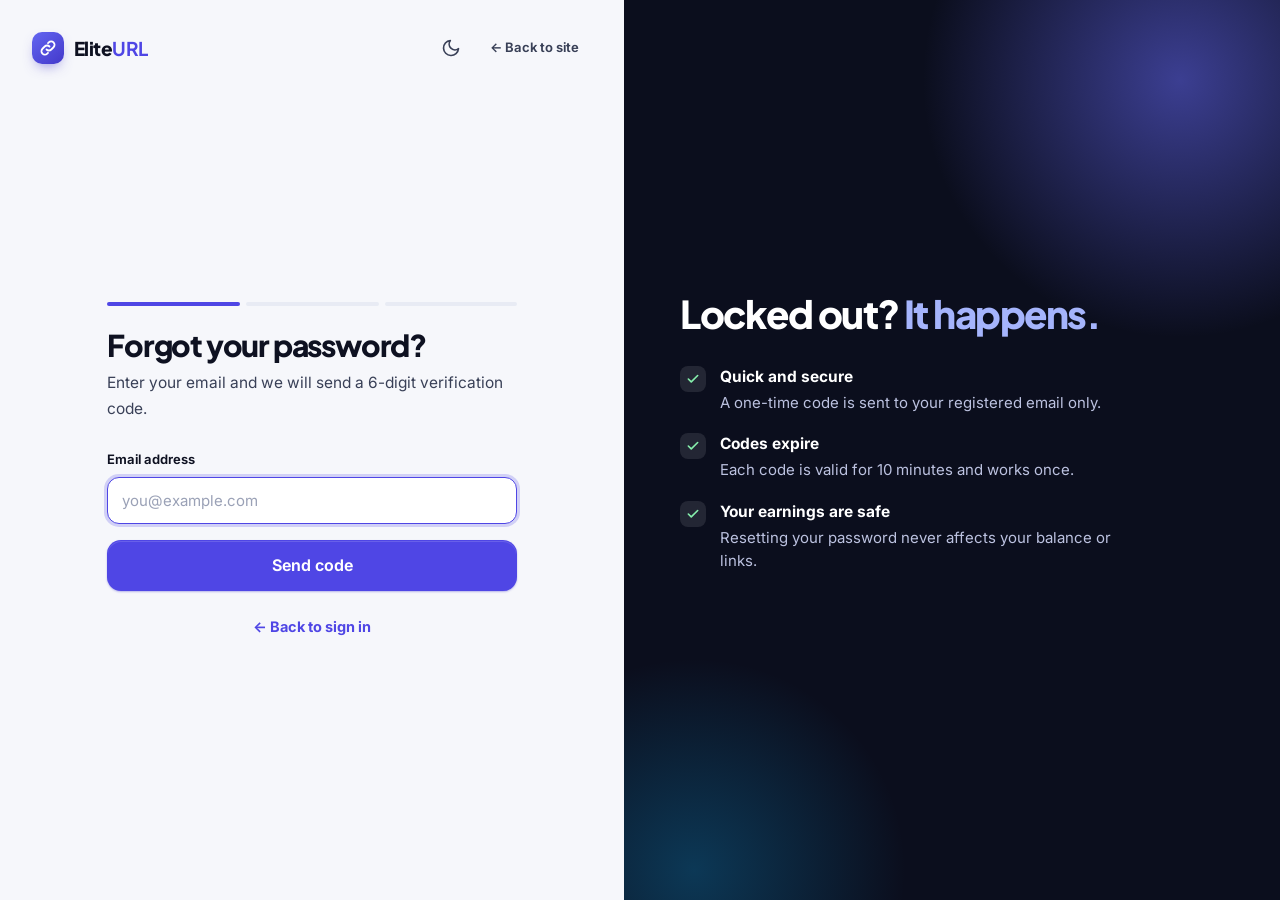
<file: forgot.html>
<!doctype html>
<html lang="en" class="no-js">
<head>
<meta charset="utf-8">
<meta name="viewport" content="width=device-width,initial-scale=1,viewport-fit=cover">
<title>Reset your password — EliteURL</title>
<meta name="description" content="Reset your EliteURL password with a 6-digit verification code.">
<meta name="robots" content="noindex,nofollow">
<meta name="theme-color" content="#4f46e5">
<meta name="color-scheme" content="light dark">
<link rel="icon" href="/favicon.svg" type="image/svg+xml">
<link rel="icon" href="/assets/icon-192.png" sizes="192x192" type="image/png">
<link rel="apple-touch-icon" href="/assets/apple-touch-icon.png">
<link rel="manifest" href="/site.webmanifest">
<script>try{var t=localStorage.getItem("eu-theme");if(t)document.documentElement.setAttribute("data-theme",t)}catch(e){}</script>
<link rel="preconnect" href="https://fonts.googleapis.com">
<link rel="preconnect" href="https://fonts.gstatic.com" crossorigin>
<link rel="stylesheet" href="https://fonts.googleapis.com/css2?family=Inter:wght@400;500;600;700&family=Plus+Jakarta+Sans:wght@600;700;800&display=swap">
<link rel="stylesheet" href="/assets/app.css?v=3.6">
<meta property="og:type" content="website">
<meta property="og:site_name" content="EliteURL">
<meta property="og:locale" content="en_IN">
<meta property="og:title" content="Forgot password — EliteURL">
<meta property="og:description" content="Reset your EliteURL password with a 6-digit code sent to your email.">
<meta property="og:image" content="https://eliteofficial.in/assets/og-image.jpg">
<meta property="og:image:width" content="1200">
<meta property="og:image:height" content="630">
<meta name="twitter:card" content="summary_large_image">
<meta name="twitter:title" content="Forgot password — EliteURL">
<meta name="twitter:description" content="Reset your EliteURL password with a 6-digit code sent to your email.">
<meta name="twitter:image" content="https://eliteofficial.in/assets/og-image.jpg">
</head>
<body>
<div class="auth">
<main class="auth-main" id="main">
<div class="auth-top"><a class="brand" href="/" aria-label="EliteURL home"><span class="mark"><svg viewBox="0 0 24 24"><path d="M10 14a4.5 4.5 0 0 0 6.4 0l3-3a4.5 4.5 0 0 0-6.4-6.4l-1 1"/><path d="M14 10a4.5 4.5 0 0 0-6.4 0l-3 3a4.5 4.5 0 0 0 6.4 6.4l1-1"/></svg></span><span>Elite<b>URL</b></span></a><div style="display:flex;gap:6px;align-items:center"><button class="icon-btn theme-btn" type="button" aria-label="Toggle dark mode"><svg class="i-sun" viewBox="0 0 24 24"><circle cx="12" cy="12" r="4"/><path d="M12 2v2M12 20v2M4.9 4.9l1.4 1.4M17.7 17.7l1.4 1.4M2 12h2M20 12h2M4.9 19.1l1.4-1.4M17.7 6.3l1.4-1.4"/></svg><svg class="i-moon" viewBox="0 0 24 24"><path d="M21 12.8A9 9 0 1 1 11.2 3a7 7 0 0 0 9.8 9.8z"/></svg></button><a class="btn btn-ghost btn-sm" href="/">← Back to site</a></div></div>
<div class="auth-center"><div class="auth-card"><div class="steps-ind" aria-hidden="true"><i class="on" id="si1"></i><i id="si2"></i><i id="si3"></i></div>
<div id="step1">
  <h1>Forgot your password?</h1><p class="sub">Enter your email and we will send a 6-digit verification code.</p>
  <form id="f1" novalidate>
    <div class="field"><label for="email">Email address</label><input class="input" id="email" type="email" autocomplete="email" inputmode="email" placeholder="you@example.com" required autofocus></div>
    <button class="btn btn-primary btn-lg btn-block" id="b1" type="submit">Send code</button>
  </form>
</div>
<div id="step2" class="hide">
  <h1>Enter your code</h1><p class="sub">We sent a 6-digit code to <b id="sentto"></b>. It expires in 10 minutes.</p>
  <form id="f2" novalidate>
    <div class="field"><label for="code">Verification code</label><div class="otp-row"><input class="input" id="code" inputmode="numeric" maxlength="6" placeholder="······" autocomplete="one-time-code" aria-label="6-digit code"></div></div>
    <button class="btn btn-primary btn-lg btn-block" id="b2" type="submit">Verify code</button>
  </form>
  <p class="auth-alt" style="margin-top:18px"><button class="btn btn-ghost btn-sm" id="resend" type="button">Send a new code</button></p>
</div>
<div id="step3" class="hide">
  <h1>Choose a new password</h1><p class="sub">Code verified. Pick a strong password for your account.</p>
  <form id="f3" novalidate>
    
<div class="field"><label for="password">New password</label>
  <div class="input-group"><input class="input" id="password" type="password" autocomplete="new-password" placeholder="At least 8 characters" required ><button class="tgl" type="button" data-toggle="password" aria-label="Show password">Show</button></div>
</div>
    <button class="btn btn-primary btn-lg btn-block" id="b3" type="submit">Reset password</button>
  </form>
</div>
<div class="alert" id="msg" role="alert"></div>
<p class="auth-alt"><a href="/login">← Back to sign in</a></p></div></div>
</main>
<aside class="auth-side" aria-hidden="true"><div><h2>Locked out? <em>It happens.</em></h2><ul class="auth-points"><li><span class="t"><svg viewBox="0 0 24 24"><path d="M20 6 9 17l-5-5"/></svg></span><div><b>Quick and secure</b>A one-time code is sent to your registered email only.</div></li><li><span class="t"><svg viewBox="0 0 24 24"><path d="M20 6 9 17l-5-5"/></svg></span><div><b>Codes expire</b>Each code is valid for 10 minutes and works once.</div></li><li><span class="t"><svg viewBox="0 0 24 24"><path d="M20 6 9 17l-5-5"/></svg></span><div><b>Your earnings are safe</b>Resetting your password never affects your balance or links.</div></li></ul></div></aside>
</div>
<script src="/assets/app.js?v=3.6" defer></script>
<script src="/assets/auth.js?v=3.6" defer></script>
</body>
</html>
</file>
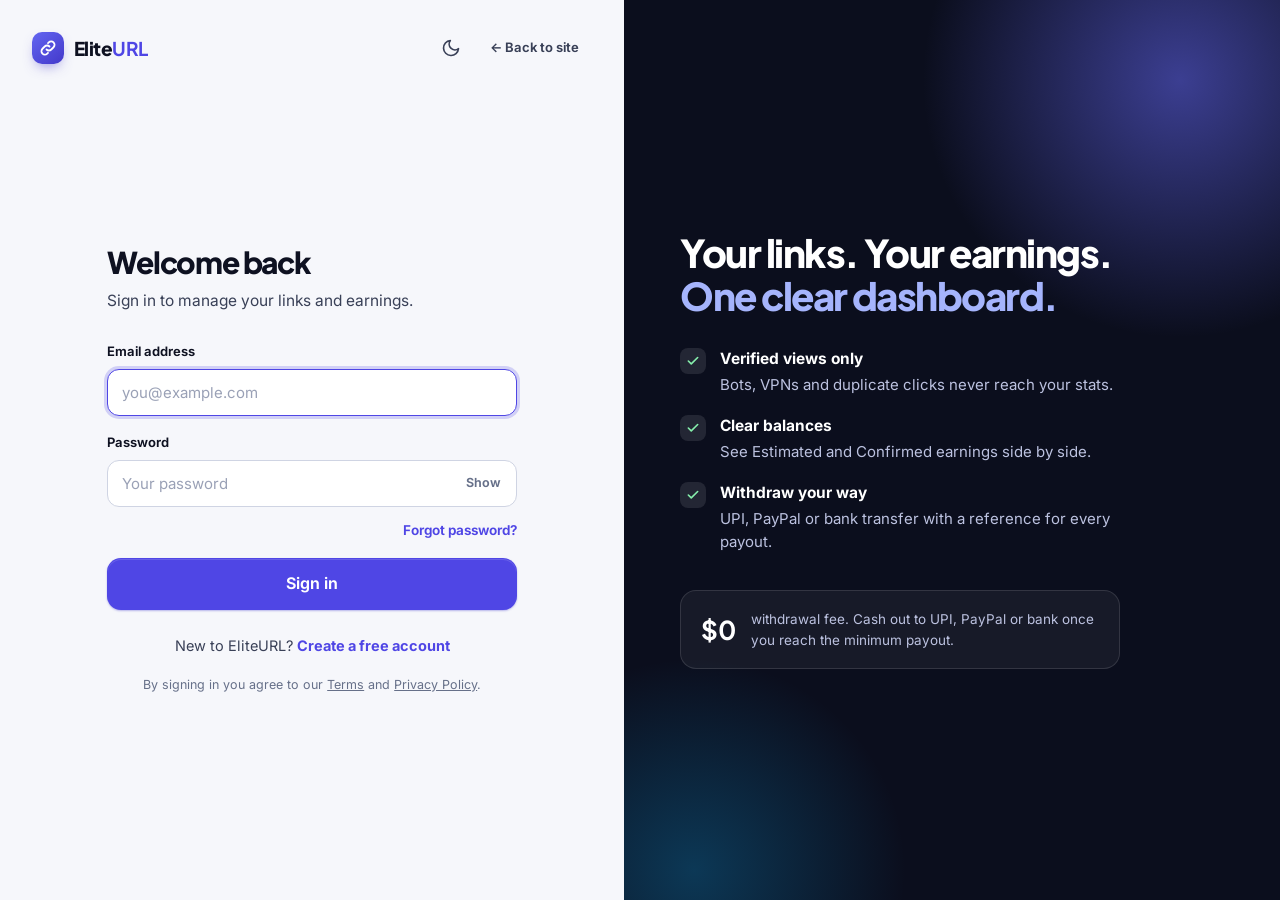
<file: login.html>
<!doctype html>
<html lang="en" class="no-js">
<head>
<meta charset="utf-8">
<meta name="viewport" content="width=device-width,initial-scale=1,viewport-fit=cover">
<title>Sign in — EliteURL</title>
<meta name="description" content="Sign in to your EliteURL account to manage short links, track verified views and withdraw your earnings.">
<meta name="robots" content="noindex,nofollow">
<meta name="theme-color" content="#4f46e5">
<meta name="color-scheme" content="light dark">
<link rel="icon" href="/favicon.svg" type="image/svg+xml">
<link rel="icon" href="/assets/icon-192.png" sizes="192x192" type="image/png">
<link rel="apple-touch-icon" href="/assets/apple-touch-icon.png">
<link rel="manifest" href="/site.webmanifest">
<script>try{var t=localStorage.getItem("eu-theme");if(t)document.documentElement.setAttribute("data-theme",t)}catch(e){}</script>
<link rel="preconnect" href="https://fonts.googleapis.com">
<link rel="preconnect" href="https://fonts.gstatic.com" crossorigin>
<link rel="stylesheet" href="https://fonts.googleapis.com/css2?family=Inter:wght@400;500;600;700&family=Plus+Jakarta+Sans:wght@600;700;800&display=swap">
<link rel="stylesheet" href="/assets/app.css?v=3.6">
<meta property="og:type" content="website">
<meta property="og:site_name" content="EliteURL">
<meta property="og:locale" content="en_IN">
<meta property="og:title" content="Sign in — EliteURL">
<meta property="og:description" content="Sign in to your EliteURL account to manage your links and earnings.">
<meta property="og:image" content="https://eliteofficial.in/assets/og-image.jpg">
<meta property="og:image:width" content="1200">
<meta property="og:image:height" content="630">
<meta name="twitter:card" content="summary_large_image">
<meta name="twitter:title" content="Sign in — EliteURL">
<meta name="twitter:description" content="Sign in to your EliteURL account to manage your links and earnings.">
<meta name="twitter:image" content="https://eliteofficial.in/assets/og-image.jpg">
</head>
<body>
<div class="auth">
<main class="auth-main" id="main">
<div class="auth-top"><a class="brand" href="/" aria-label="EliteURL home"><span class="mark"><svg viewBox="0 0 24 24"><path d="M10 14a4.5 4.5 0 0 0 6.4 0l3-3a4.5 4.5 0 0 0-6.4-6.4l-1 1"/><path d="M14 10a4.5 4.5 0 0 0-6.4 0l-3 3a4.5 4.5 0 0 0 6.4 6.4l1-1"/></svg></span><span>Elite<b>URL</b></span></a><div style="display:flex;gap:6px;align-items:center"><button class="icon-btn theme-btn" type="button" aria-label="Toggle dark mode"><svg class="i-sun" viewBox="0 0 24 24"><circle cx="12" cy="12" r="4"/><path d="M12 2v2M12 20v2M4.9 4.9l1.4 1.4M17.7 17.7l1.4 1.4M2 12h2M20 12h2M4.9 19.1l1.4-1.4M17.7 6.3l1.4-1.4"/></svg><svg class="i-moon" viewBox="0 0 24 24"><path d="M21 12.8A9 9 0 1 1 11.2 3a7 7 0 0 0 9.8 9.8z"/></svg></button><a class="btn btn-ghost btn-sm" href="/">← Back to site</a></div></div>
<div class="auth-center"><div class="auth-card"><h1>Welcome back</h1><p class="sub">Sign in to manage your links and earnings.</p>
<form id="login-form" data-form="login" novalidate>
  <div class="field"><label for="email">Email address</label><input class="input" id="email" type="email" autocomplete="email" inputmode="email" placeholder="you@example.com" required autofocus></div>
  
<div class="field"><label for="password">Password</label>
  <div class="input-group"><input class="input" id="password" type="password" autocomplete="current-password" placeholder="Your password" required ><button class="tgl" type="button" data-toggle="password" aria-label="Show password">Show</button></div>
</div>
  <div style="text-align:right;margin:-6px 0 16px"><a href="/forgot" style="font-size:13.5px;font-weight:650">Forgot password?</a></div>
  <button class="btn btn-primary btn-lg btn-block" id="btn" type="submit">Sign in</button>
  <div class="alert" id="msg" role="alert"></div>
</form>
<p class="auth-alt">New to EliteURL? <a href="/register">Create a free account</a></p>
<p class="auth-legal">By signing in you agree to our <a href="/terms">Terms</a> and <a href="/privacy">Privacy Policy</a>.</p></div></div>
</main>
<aside class="auth-side" aria-hidden="true"><div><h2>Your links. Your earnings. <em>One clear dashboard.</em></h2><ul class="auth-points"><li><span class="t"><svg viewBox="0 0 24 24"><path d="M20 6 9 17l-5-5"/></svg></span><div><b>Verified views only</b>Bots, VPNs and duplicate clicks never reach your stats.</div></li><li><span class="t"><svg viewBox="0 0 24 24"><path d="M20 6 9 17l-5-5"/></svg></span><div><b>Clear balances</b>See Estimated and Confirmed earnings side by side.</div></li><li><span class="t"><svg viewBox="0 0 24 24"><path d="M20 6 9 17l-5-5"/></svg></span><div><b>Withdraw your way</b>UPI, PayPal or bank transfer with a reference for every payout.</div></li></ul><div class="auth-mini"><b>$0</b><span>withdrawal fee. Cash out to UPI, PayPal or bank once you reach the minimum payout.</span></div></div></aside>
</div>
<script src="/assets/app.js?v=3.6" defer></script>
<script src="/assets/auth.js?v=3.6" defer></script>
</body>
</html>
</file>
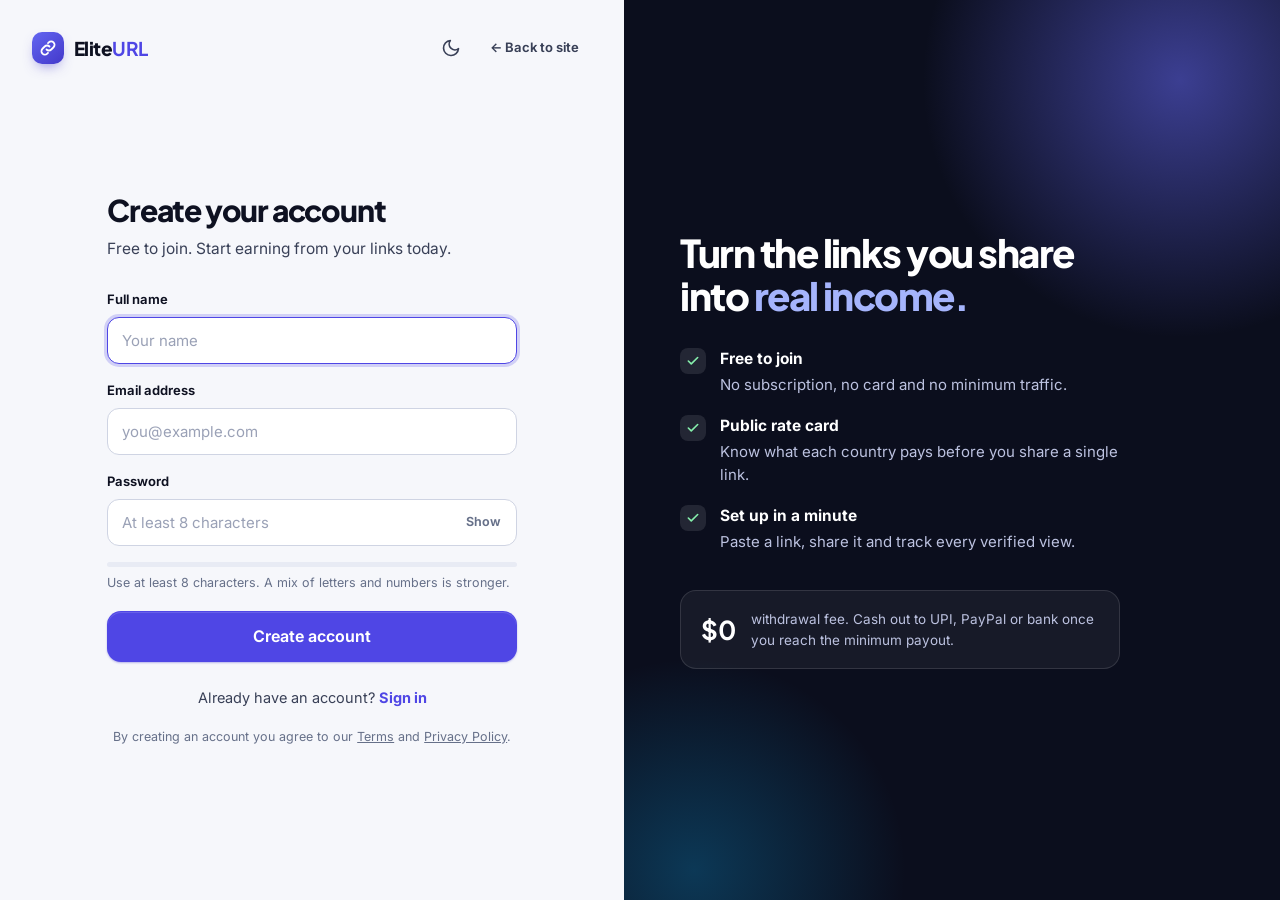
<file: register.html>
<!doctype html>
<html lang="en" class="no-js">
<head>
<meta charset="utf-8">
<meta name="viewport" content="width=device-width,initial-scale=1,viewport-fit=cover">
<title>Create a free account — EliteURL</title>
<meta name="description" content="Join EliteURL for free. Shorten links, earn from every verified view and withdraw to UPI, PayPal or bank.">
<meta name="robots" content="index,follow,max-image-preview:large,max-snippet:-1">
<link rel="canonical" href="https://eliteofficial.in/register">
<meta name="theme-color" content="#4f46e5">
<meta name="color-scheme" content="light dark">
<link rel="icon" href="/favicon.svg" type="image/svg+xml">
<link rel="icon" href="/assets/icon-192.png" sizes="192x192" type="image/png">
<link rel="apple-touch-icon" href="/assets/apple-touch-icon.png">
<link rel="manifest" href="/site.webmanifest">
<meta property="og:type" content="website">
<meta property="og:site_name" content="EliteURL">
<meta property="og:locale" content="en_IN">
<meta property="og:url" content="https://eliteofficial.in/register">
<meta property="og:title" content="Create a free account — EliteURL">
<meta property="og:description" content="Join EliteURL for free. Shorten links, earn from every verified view and withdraw to UPI, PayPal or bank.">
<meta property="og:image" content="https://eliteofficial.in/assets/og-image.jpg">
<meta property="og:image:width" content="1200">
<meta property="og:image:height" content="630">
<meta property="og:image:alt" content="EliteURL — shorten links and get paid for every verified view">
<meta name="twitter:card" content="summary_large_image">
<meta name="twitter:title" content="Create a free account — EliteURL">
<meta name="twitter:description" content="Join EliteURL for free. Shorten links, earn from every verified view and withdraw to UPI, PayPal or bank.">
<meta name="twitter:image" content="https://eliteofficial.in/assets/og-image.jpg">
<script>try{var t=localStorage.getItem("eu-theme");if(t)document.documentElement.setAttribute("data-theme",t)}catch(e){}</script>
<link rel="preconnect" href="https://fonts.googleapis.com">
<link rel="preconnect" href="https://fonts.gstatic.com" crossorigin>
<link rel="stylesheet" href="https://fonts.googleapis.com/css2?family=Inter:wght@400;500;600;700&family=Plus+Jakarta+Sans:wght@600;700;800&display=swap">
<link rel="stylesheet" href="/assets/app.css?v=3.6">
</head>
<body>
<div class="auth">
<main class="auth-main" id="main">
<div class="auth-top"><a class="brand" href="/" aria-label="EliteURL home"><span class="mark"><svg viewBox="0 0 24 24"><path d="M10 14a4.5 4.5 0 0 0 6.4 0l3-3a4.5 4.5 0 0 0-6.4-6.4l-1 1"/><path d="M14 10a4.5 4.5 0 0 0-6.4 0l-3 3a4.5 4.5 0 0 0 6.4 6.4l1-1"/></svg></span><span>Elite<b>URL</b></span></a><div style="display:flex;gap:6px;align-items:center"><button class="icon-btn theme-btn" type="button" aria-label="Toggle dark mode"><svg class="i-sun" viewBox="0 0 24 24"><circle cx="12" cy="12" r="4"/><path d="M12 2v2M12 20v2M4.9 4.9l1.4 1.4M17.7 17.7l1.4 1.4M2 12h2M20 12h2M4.9 19.1l1.4-1.4M17.7 6.3l1.4-1.4"/></svg><svg class="i-moon" viewBox="0 0 24 24"><path d="M21 12.8A9 9 0 1 1 11.2 3a7 7 0 0 0 9.8 9.8z"/></svg></button><a class="btn btn-ghost btn-sm" href="/">← Back to site</a></div></div>
<div class="auth-center"><div class="auth-card"><h1>Create your account</h1><p class="sub">Free to join. Start earning from your links today.</p>
<div class="alert info" id="pending-note" role="status">Your link is saved. Create your free account and we will shorten it for you.</div>
<form id="register-form" data-form="register" novalidate>
  <div class="field"><label for="name">Full name</label><input class="input" id="name" autocomplete="name" placeholder="Your name" required autofocus></div>
  <div class="field"><label for="email">Email address</label><input class="input" id="email" type="email" autocomplete="email" inputmode="email" placeholder="you@example.com" required></div>
  
<div class="field"><label for="password">Password</label>
  <div class="input-group"><input class="input" id="password" type="password" autocomplete="new-password" placeholder="At least 8 characters" required ><button class="tgl" type="button" data-toggle="password" aria-label="Show password">Show</button></div>
</div>
  <div class="field" id="ref-field" style="display:none">
    <label for="ref">Referral code</label>
    <input class="input" id="ref" readonly style="background:#f1f2f7;color:#5b6076;font-weight:700">
    <div class="hint muted" id="ref-hint" style="font-size:12.5px;margin:6px 0 0"></div>
  </div>
  <div class="pw-meter" aria-hidden="true"><i id="pw-bar"></i></div>
  <div class="hint muted" id="pw-hint" style="font-size:12.5px;margin:6px 0 18px">Use at least 8 characters. A mix of letters and numbers is stronger.</div>
  <button class="btn btn-primary btn-lg btn-block" id="btn" type="submit">Create account</button>
  <div class="alert" id="msg" role="alert"></div>
</form>
<p class="auth-alt">Already have an account? <a href="/login">Sign in</a></p>
<p class="auth-legal">By creating an account you agree to our <a href="/terms">Terms</a> and <a href="/privacy">Privacy Policy</a>.</p></div></div>
</main>
<aside class="auth-side" aria-hidden="true"><div><h2>Turn the links you share into <em>real income.</em></h2><ul class="auth-points"><li><span class="t"><svg viewBox="0 0 24 24"><path d="M20 6 9 17l-5-5"/></svg></span><div><b>Free to join</b>No subscription, no card and no minimum traffic.</div></li><li><span class="t"><svg viewBox="0 0 24 24"><path d="M20 6 9 17l-5-5"/></svg></span><div><b>Public rate card</b>Know what each country pays before you share a single link.</div></li><li><span class="t"><svg viewBox="0 0 24 24"><path d="M20 6 9 17l-5-5"/></svg></span><div><b>Set up in a minute</b>Paste a link, share it and track every verified view.</div></li></ul><div class="auth-mini"><b>$0</b><span>withdrawal fee. Cash out to UPI, PayPal or bank once you reach the minimum payout.</span></div></div></aside>
</div>
<script src="/assets/app.js?v=3.6" defer></script>
<script src="/assets/auth.js?v=3.6" defer></script>
</body>
</html>
</file>
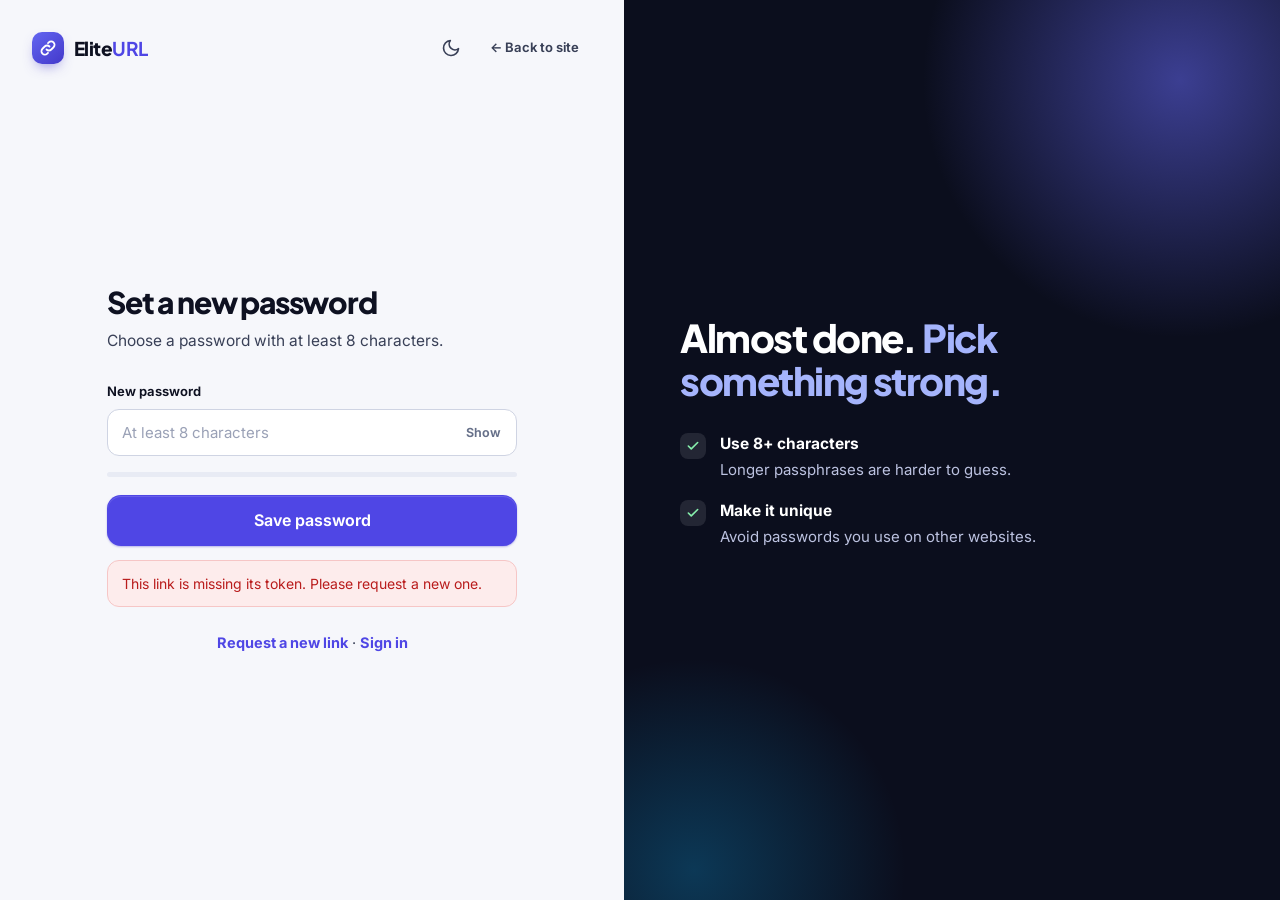
<file: reset.html>
<!doctype html>
<html lang="en" class="no-js">
<head>
<meta charset="utf-8">
<meta name="viewport" content="width=device-width,initial-scale=1,viewport-fit=cover">
<title>Set a new password — EliteURL</title>
<meta name="description" content="Choose a new password for your EliteURL account.">
<meta name="robots" content="noindex,nofollow">
<meta name="theme-color" content="#4f46e5">
<meta name="color-scheme" content="light dark">
<link rel="icon" href="/favicon.svg" type="image/svg+xml">
<link rel="icon" href="/assets/icon-192.png" sizes="192x192" type="image/png">
<link rel="apple-touch-icon" href="/assets/apple-touch-icon.png">
<link rel="manifest" href="/site.webmanifest">
<script>try{var t=localStorage.getItem("eu-theme");if(t)document.documentElement.setAttribute("data-theme",t)}catch(e){}</script>
<link rel="preconnect" href="https://fonts.googleapis.com">
<link rel="preconnect" href="https://fonts.gstatic.com" crossorigin>
<link rel="stylesheet" href="https://fonts.googleapis.com/css2?family=Inter:wght@400;500;600;700&family=Plus+Jakarta+Sans:wght@600;700;800&display=swap">
<link rel="stylesheet" href="/assets/app.css?v=3.6">
<meta property="og:type" content="website">
<meta property="og:site_name" content="EliteURL">
<meta property="og:locale" content="en_IN">
<meta property="og:title" content="Reset password — EliteURL">
<meta property="og:description" content="Set a new password for your EliteURL account.">
<meta property="og:image" content="https://eliteofficial.in/assets/og-image.jpg">
<meta property="og:image:width" content="1200">
<meta property="og:image:height" content="630">
<meta name="twitter:card" content="summary_large_image">
<meta name="twitter:title" content="Reset password — EliteURL">
<meta name="twitter:description" content="Set a new password for your EliteURL account.">
<meta name="twitter:image" content="https://eliteofficial.in/assets/og-image.jpg">
</head>
<body>
<div class="auth">
<main class="auth-main" id="main">
<div class="auth-top"><a class="brand" href="/" aria-label="EliteURL home"><span class="mark"><svg viewBox="0 0 24 24"><path d="M10 14a4.5 4.5 0 0 0 6.4 0l3-3a4.5 4.5 0 0 0-6.4-6.4l-1 1"/><path d="M14 10a4.5 4.5 0 0 0-6.4 0l-3 3a4.5 4.5 0 0 0 6.4 6.4l1-1"/></svg></span><span>Elite<b>URL</b></span></a><div style="display:flex;gap:6px;align-items:center"><button class="icon-btn theme-btn" type="button" aria-label="Toggle dark mode"><svg class="i-sun" viewBox="0 0 24 24"><circle cx="12" cy="12" r="4"/><path d="M12 2v2M12 20v2M4.9 4.9l1.4 1.4M17.7 17.7l1.4 1.4M2 12h2M20 12h2M4.9 19.1l1.4-1.4M17.7 6.3l1.4-1.4"/></svg><svg class="i-moon" viewBox="0 0 24 24"><path d="M21 12.8A9 9 0 1 1 11.2 3a7 7 0 0 0 9.8 9.8z"/></svg></button><a class="btn btn-ghost btn-sm" href="/">← Back to site</a></div></div>
<div class="auth-center"><div class="auth-card"><h1>Set a new password</h1><p class="sub">Choose a password with at least 8 characters.</p>
<form id="reset-form" data-form="reset" novalidate>
  
<div class="field"><label for="password">New password</label>
  <div class="input-group"><input class="input" id="password" type="password" autocomplete="new-password" placeholder="At least 8 characters" required ><button class="tgl" type="button" data-toggle="password" aria-label="Show password">Show</button></div>
</div>
  <div class="pw-meter" aria-hidden="true"><i id="pw-bar"></i></div>
  <div style="height:18px"></div>
  <button class="btn btn-primary btn-lg btn-block" id="btn" type="submit">Save password</button>
  <div class="alert" id="msg" role="alert"></div>
</form>
<p class="auth-alt"><a href="/forgot">Request a new link</a> · <a href="/login">Sign in</a></p></div></div>
</main>
<aside class="auth-side" aria-hidden="true"><div><h2>Almost done. <em>Pick something strong.</em></h2><ul class="auth-points"><li><span class="t"><svg viewBox="0 0 24 24"><path d="M20 6 9 17l-5-5"/></svg></span><div><b>Use 8+ characters</b>Longer passphrases are harder to guess.</div></li><li><span class="t"><svg viewBox="0 0 24 24"><path d="M20 6 9 17l-5-5"/></svg></span><div><b>Make it unique</b>Avoid passwords you use on other websites.</div></li></ul></div></aside>
</div>
<script src="/assets/app.js?v=3.6" defer></script>
<script src="/assets/auth.js?v=3.6" defer></script>
</body>
</html>
</file>
<file: assets/app.css>
/* ==========================================================
   EliteURL design system  ·  v3
   Tokens · base · components · layout · utilities
   ========================================================== */
:root{
  --bg:#f6f7fb; --surface:#ffffff; --surface-2:#f0f2f8; --surface-3:#e8ebf4;
  --line:#e3e6ef; --line-2:#cfd4e3;
  --ink:#0e1121; --body:#394057; --muted:#667089; --faint:#9aa1b6;
  --brand:#4f46e5; --brand-600:#4338ca; --brand-700:#3730a3; --brand-50:#eef0ff; --brand-100:#dfe2ff; --brand-ink:#ffffff;
  --money:#047857; --money-bg:#e6f7ef; --money-line:#bfe9d3;
  --warn:#92400e; --warn-bg:#fff4dd; --warn-line:#f4dca5;
  --danger:#b91c1c; --danger-bg:#fdecec; --danger-line:#f6c6c6;
  --info:#1d4ed8; --info-bg:#e8f0ff; --info-line:#c5d7fb;
  --dark:#0b0e1d; --dark-2:#141831;
  --r-sm:8px; --r:12px; --r-lg:16px; --r-xl:22px;
  --sh-sm:0 1px 2px rgba(16,20,48,.06);
  --sh:0 1px 2px rgba(16,20,48,.05),0 8px 24px -12px rgba(16,20,48,.14);
  --sh-lg:0 2px 4px rgba(16,20,48,.05),0 28px 60px -28px rgba(16,20,48,.28);
  --ring:0 0 0 3px rgba(79,70,229,.22);
  --font:"Inter",ui-sans-serif,system-ui,-apple-system,"Segoe UI",Roboto,"Helvetica Neue",Arial,sans-serif;
  --font-d:"Plus Jakarta Sans","Inter",ui-sans-serif,system-ui,-apple-system,"Segoe UI",Roboto,Arial,sans-serif;
  --mono:ui-monospace,SFMono-Regular,Menlo,Consolas,monospace;
  --hdr:68px;
  color-scheme:light;
}
:root[data-theme="dark"]{
  --bg:#0a0c18; --surface:#11142a; --surface-2:#171b36; --surface-3:#1e2342;
  --line:#242a4a; --line-2:#323a63;
  --ink:#f1f3fb; --body:#c4c9de; --muted:#8f97b6; --faint:#6a7294;
  --brand:#7c78ff; --brand-600:#8f8bff; --brand-700:#a9a6ff; --brand-50:#1b1f45; --brand-100:#262b5e; --brand-ink:#0a0c18;
  --money:#4ade9b; --money-bg:#0f2a21; --money-line:#1b4d3a;
  --warn:#fbbf6a; --warn-bg:#2d2310; --warn-line:#5a4417;
  --danger:#ff8f8f; --danger-bg:#2e1416; --danger-line:#5d2a2d;
  --info:#8db3ff; --info-bg:#12204a; --info-line:#243a78;
  --dark:#070913; --dark-2:#0e1124;
  --sh-sm:0 1px 2px rgba(0,0,0,.4);
  --sh:0 1px 2px rgba(0,0,0,.35),0 10px 28px -14px rgba(0,0,0,.6);
  --sh-lg:0 2px 4px rgba(0,0,0,.4),0 30px 64px -28px rgba(0,0,0,.8);
  --ring:0 0 0 3px rgba(124,120,255,.35);
  color-scheme:dark;
}

/* ---------- base ---------- */
*,*::before,*::after{box-sizing:border-box}
html{-webkit-text-size-adjust:100%;scroll-behavior:smooth;scroll-padding-top:calc(var(--hdr) + 16px)}
body{margin:0;font-family:var(--font);font-size:16px;line-height:1.6;color:var(--body);background:var(--bg);-webkit-font-smoothing:antialiased;text-rendering:optimizeLegibility;overflow-x:hidden}
h1,h2,h3,h4{font-family:var(--font-d);color:var(--ink);margin:0;line-height:1.15;letter-spacing:-.025em;font-weight:800}
p{margin:0}
a{color:var(--brand);text-decoration:none}
a:hover{text-decoration:underline;text-underline-offset:3px}
img,svg{max-width:100%}
button,input,select,textarea{font:inherit;color:inherit}
:focus-visible{outline:2px solid var(--brand);outline-offset:2px;border-radius:6px}
::selection{background:var(--brand-100);color:var(--ink)}
.sr-only{position:absolute;width:1px;height:1px;overflow:hidden;clip:rect(0 0 0 0);white-space:nowrap}
.skip{position:absolute;left:-999px;top:8px;background:var(--ink);color:var(--bg);padding:10px 16px;border-radius:8px;z-index:200}
.skip:focus{left:8px}
.container{width:100%;max-width:1160px;margin:0 auto;padding:0 24px}
.container-sm{max-width:820px}
.hide{display:none!important}
.mono{font-family:var(--mono)}
.muted{color:var(--muted)}
.center{text-align:center}
.nowrap{white-space:nowrap}
.money{color:var(--money)}

/* ---------- brand ---------- */
.brand{display:inline-flex;align-items:center;gap:10px;font-family:var(--font-d);font-weight:800;font-size:19px;letter-spacing:-.03em;color:var(--ink)}
.brand:hover{text-decoration:none}
.brand .mark{width:32px;height:32px;flex:none;border-radius:10px;background:linear-gradient(140deg,#6366f1,#4338ca);display:grid;place-items:center;box-shadow:0 6px 14px -6px rgba(67,56,202,.7)}
.brand .mark svg{width:18px;height:18px;stroke:#fff;fill:none;stroke-width:2.4;stroke-linecap:round;stroke-linejoin:round}
.brand b{color:var(--brand)}

/* ---------- buttons ---------- */
.btn{display:inline-flex;align-items:center;justify-content:center;gap:8px;padding:11px 18px;border-radius:var(--r);border:1px solid transparent;font-weight:650;font-size:14.5px;line-height:1.2;cursor:pointer;text-decoration:none;white-space:nowrap;transition:background .15s,border-color .15s,box-shadow .15s,transform .12s,color .15s;-webkit-tap-highlight-color:transparent}
.btn:hover{text-decoration:none}
.btn:active{transform:translateY(1px)}
.btn:disabled,.btn[aria-disabled="true"]{opacity:.55;cursor:not-allowed;transform:none}
.btn svg{width:17px;height:17px;flex:none;stroke:currentColor;fill:none;stroke-width:2;stroke-linecap:round;stroke-linejoin:round}
.btn-primary{background:var(--brand);color:var(--brand-ink);box-shadow:0 1px 2px rgba(67,56,202,.35),inset 0 1px 0 rgba(255,255,255,.14)}
.btn-primary:hover{background:var(--brand-600);color:var(--brand-ink)}
.btn-dark{background:var(--ink);color:var(--bg)}
.btn-dark:hover{opacity:.9;color:var(--bg)}
.btn-secondary{background:var(--surface);color:var(--ink);border-color:var(--line-2);box-shadow:var(--sh-sm)}
.btn-secondary:hover{background:var(--surface-2);color:var(--ink)}
.btn-ghost{background:transparent;color:var(--body)}
.btn-ghost:hover{background:var(--surface-2);color:var(--ink)}
.btn-danger{background:var(--danger-bg);color:var(--danger);border-color:var(--danger-line)}
.btn-danger:hover{background:var(--danger);color:#fff;border-color:var(--danger)}
.btn-success{background:var(--money);color:#fff}
.btn-sm{padding:7px 12px;font-size:13px;border-radius:9px}
.btn-lg{padding:15px 26px;font-size:16px;border-radius:14px}
.btn-block{width:100%}
.btn .spin{width:15px;height:15px;border-radius:50%;border:2px solid currentColor;border-right-color:transparent;animation:spin .7s linear infinite}
@keyframes spin{to{transform:rotate(360deg)}}

/* ---------- forms ---------- */
.field{margin-bottom:16px}
.field>label,.label{display:block;font-size:13px;font-weight:650;color:var(--ink);margin-bottom:7px}
.field .hint{font-size:12.5px;color:var(--muted);margin-top:6px;line-height:1.5}
.input,.select,.textarea{width:100%;padding:12px 14px;font-size:15px;line-height:1.4;background:var(--surface);color:var(--ink);border:1px solid var(--line-2);border-radius:var(--r);outline:none;transition:border-color .15s,box-shadow .15s,background .15s}
.input::placeholder,.textarea::placeholder{color:var(--faint)}
.input:hover,.select:hover,.textarea:hover{border-color:var(--faint)}
.input:focus,.select:focus,.textarea:focus{border-color:var(--brand);box-shadow:var(--ring)}
.input[readonly]{background:var(--surface-2);color:var(--muted)}
.textarea{resize:vertical;min-height:96px}
.select{appearance:none;-webkit-appearance:none;padding-right:38px;background-image:url("data:image/svg+xml,%3Csvg xmlns='http://www.w3.org/2000/svg' width='16' height='16' viewBox='0 0 24 24' fill='none' stroke='%23667089' stroke-width='2.4' stroke-linecap='round' stroke-linejoin='round'%3E%3Cpath d='m6 9 6 6 6-6'/%3E%3C/svg%3E");background-repeat:no-repeat;background-position:right 12px center}
.input-group{position:relative}
.input-group .input{padding-right:70px}
.input-group .tgl{position:absolute;right:8px;top:50%;transform:translateY(-50%);background:none;border:0;padding:6px 8px;font-size:12.5px;font-weight:650;color:var(--muted);cursor:pointer;border-radius:8px}
.input-group .tgl:hover{color:var(--ink);background:var(--surface-2)}
.row{display:flex;gap:14px;flex-wrap:wrap}
.row>.field{flex:1 1 200px}
.check{display:flex;align-items:center;gap:10px;font-size:14px;color:var(--body);cursor:pointer;user-select:none}
.check input{appearance:none;-webkit-appearance:none;width:19px;height:19px;border:1.5px solid var(--line-2);border-radius:6px;background:var(--surface);display:grid;place-items:center;cursor:pointer;flex:none;transition:.15s;margin:0}
.check input:checked{background:var(--brand);border-color:var(--brand)}
.check input:checked::after{content:"";width:9px;height:5px;border:2px solid #fff;border-top:0;border-right:0;transform:rotate(-45deg) translate(1px,-1px)}
.check input:focus-visible{box-shadow:var(--ring)}
.switch{position:relative;display:inline-block;width:42px;height:24px;flex:none}
.switch input{position:absolute;opacity:0;inset:0;width:100%;height:100%;margin:0;cursor:pointer;z-index:2}
.switch i{position:absolute;inset:0;background:var(--line-2);border-radius:99px;transition:.2s}
.switch i::after{content:"";position:absolute;left:3px;top:3px;width:18px;height:18px;border-radius:50%;background:#fff;box-shadow:0 1px 3px rgba(0,0,0,.3);transition:.2s}
.switch input:checked+i{background:var(--brand)}
.switch input:checked+i::after{transform:translateX(18px)}
.switch input:focus-visible+i{box-shadow:var(--ring)}

/* ---------- messages / badges ---------- */
.alert{display:none;padding:12px 14px;border-radius:var(--r);font-size:14px;line-height:1.5;border:1px solid transparent;margin-top:14px}
.alert.show{display:block}
.alert.err{background:var(--danger-bg);color:var(--danger);border-color:var(--danger-line)}
.alert.ok{background:var(--money-bg);color:var(--money);border-color:var(--money-line)}
.alert.warn{background:var(--warn-bg);color:var(--warn);border-color:var(--warn-line)}
.alert.info{background:var(--info-bg);color:var(--info);border-color:var(--info-line)}
.alert.static{display:block}
#w-pending-note{margin:0 0 16px}
.badge{display:inline-flex;align-items:center;gap:6px;padding:3px 10px;border-radius:99px;font-size:12px;font-weight:700;line-height:1.5;background:var(--surface-2);color:var(--muted);border:1px solid var(--line);white-space:nowrap}
.badge.ok,.badge.active,.badge.paid{background:var(--money-bg);color:var(--money);border-color:var(--money-line)}
.badge.warn,.badge.pending{background:var(--warn-bg);color:var(--warn);border-color:var(--warn-line)}
.badge.err,.badge.rejected,.badge.blocked,.badge.disabled{background:var(--danger-bg);color:var(--danger);border-color:var(--danger-line)}
.badge.info,.badge.approved{background:var(--info-bg);color:var(--info);border-color:var(--info-line)}
.badge.brand{background:var(--brand-50);color:var(--brand);border-color:var(--brand-100)}
.dot{width:7px;height:7px;border-radius:50%;background:currentColor;display:inline-block}

/* ---------- cards / panels ---------- */
.card{background:var(--surface);border:1px solid var(--line);border-radius:var(--r-lg);padding:24px;box-shadow:var(--sh-sm)}
.card.hover{transition:transform .2s,box-shadow .2s,border-color .2s}
.card.hover:hover{transform:translateY(-3px);box-shadow:var(--sh);border-color:var(--line-2)}
.panel{background:var(--surface);border:1px solid var(--line);border-radius:var(--r-lg);box-shadow:var(--sh-sm);margin-bottom:20px;overflow:hidden}
.panel-h{display:flex;align-items:center;justify-content:space-between;gap:12px;flex-wrap:wrap;padding:18px 22px;border-bottom:1px solid var(--line)}
.panel-h h2,.panel-h h3{font-size:16px;letter-spacing:-.015em}
.panel-h p{font-size:13px;color:var(--muted);margin-top:2px}
.panel-b{padding:22px}
.panel-b.flush{padding:0}
.divider{height:1px;background:var(--line);margin:18px 0;border:0}

/* ---------- public header / nav ---------- */
.site-header{position:sticky;top:0;z-index:60;height:var(--hdr);background:color-mix(in srgb,var(--bg) 82%,transparent);backdrop-filter:saturate(170%) blur(14px);-webkit-backdrop-filter:saturate(170%) blur(14px);border-bottom:1px solid transparent;transition:border-color .2s,background .2s}
.site-header.scrolled{border-bottom-color:var(--line);background:color-mix(in srgb,var(--surface) 88%,transparent)}
.nav{height:100%;display:flex;align-items:center;justify-content:space-between;gap:20px}
.nav-links{display:flex;align-items:center;gap:4px}
.nav-links a{padding:8px 13px;border-radius:10px;font-size:14.5px;font-weight:550;color:var(--body)}
.nav-links a:hover{background:var(--surface-2);color:var(--ink);text-decoration:none}
.nav-links a[aria-current="page"]{color:var(--brand);background:var(--brand-50)}
.nav-actions{display:flex;align-items:center;gap:8px}
.icon-btn{width:40px;height:40px;display:inline-grid;place-items:center;border-radius:11px;border:1px solid transparent;background:transparent;color:var(--body);cursor:pointer;transition:.15s}
.icon-btn:hover{background:var(--surface-2);color:var(--ink)}
.icon-btn svg{width:20px;height:20px;stroke:currentColor;fill:none;stroke-width:2;stroke-linecap:round;stroke-linejoin:round}
.theme-btn .i-moon{display:none}
:root[data-theme="dark"] .theme-btn .i-sun{display:none}
:root[data-theme="dark"] .theme-btn .i-moon{display:block}
.theme-btn .i-moon{display:block}.theme-btn .i-sun{display:none}
.burger{display:none}
.mobile-menu{display:none;position:fixed;inset:var(--hdr) 0 0 0;z-index:59;background:var(--bg);padding:16px 20px 28px;overflow:auto;flex-direction:column;gap:4px;border-top:1px solid var(--line)}
.mobile-menu.open{display:flex}
.mobile-menu a.ml{padding:14px 12px;border-radius:12px;font-size:17px;font-weight:600;color:var(--ink);border-bottom:1px solid var(--line)}
.mobile-menu .mm-cta{display:grid;gap:10px;margin-top:20px}
@media(max-width:940px){.nav-links{display:none}.burger{display:inline-grid}.nav-actions .hide-m{display:none}}

/* ---------- hero / sections ---------- */
.hero{position:relative;padding:72px 0 0;text-align:center;isolation:isolate;overflow:hidden}
.hero::before{content:"";position:absolute;inset:-120px -10% auto -10%;height:640px;z-index:-1;background:radial-gradient(55% 60% at 50% 0%,rgba(99,102,241,.2),transparent 70%),radial-gradient(35% 45% at 88% 12%,rgba(14,165,233,.12),transparent 70%),radial-gradient(35% 45% at 10% 18%,rgba(16,185,129,.1),transparent 70%)}
.hero::after{content:"";position:absolute;inset:0 0 auto 0;height:560px;z-index:-1;background-image:linear-gradient(var(--line) 1px,transparent 1px),linear-gradient(90deg,var(--line) 1px,transparent 1px);background-size:56px 56px;opacity:.5;-webkit-mask-image:radial-gradient(60% 70% at 50% 0%,#000,transparent 75%);mask-image:radial-gradient(60% 70% at 50% 0%,#000,transparent 75%)}
.eyebrow{display:inline-flex;align-items:center;gap:9px;padding:6px 14px 6px 8px;border-radius:99px;background:var(--surface);border:1px solid var(--line);font-size:13px;font-weight:600;color:var(--body);box-shadow:var(--sh-sm);margin-bottom:26px}
.eyebrow .tag{background:var(--brand);color:var(--brand-ink);font-size:11px;font-weight:800;letter-spacing:.04em;padding:3px 9px;border-radius:99px;text-transform:uppercase}
.display{font-size:clamp(36px,5.6vw,62px);line-height:1.06;letter-spacing:-.045em;font-weight:800;max-width:1000px;text-wrap:balance;margin:0 auto 22px}
.grad{background:linear-gradient(100deg,#4f46e5 10%,#0ea5e9 60%,#10b981);-webkit-background-clip:text;background-clip:text;color:transparent}
.lead{font-size:clamp(16px,2.1vw,19px);line-height:1.65;color:var(--body);max-width:640px;margin:0 auto 32px}
.section{padding:88px 0}
.section.tint{background:var(--surface);border-top:1px solid var(--line);border-bottom:1px solid var(--line)}
.sec-head{max-width:660px;margin:0 auto 52px;text-align:center}
.sec-head.left{margin-left:0;text-align:left}
.kicker{display:inline-block;font-size:12.5px;font-weight:750;letter-spacing:.09em;text-transform:uppercase;color:var(--brand);margin-bottom:12px}
.h2{font-size:clamp(28px,3.8vw,42px);letter-spacing:-.04em;margin-bottom:14px}
.sub{font-size:17px;color:var(--body);line-height:1.65}
@media(max-width:700px){.section{padding:64px 0}.hero{padding-top:48px}.sec-head{margin-bottom:36px}}

/* shorten box */
.shorten{max-width:680px;margin:0 auto;background:var(--surface);border:1px solid var(--line);border-radius:20px;padding:10px;box-shadow:var(--sh-lg);text-align:left}
.shorten form{display:flex;gap:8px}
.shorten .in{flex:1;display:flex;align-items:center;gap:10px;padding:0 12px;border-radius:13px;background:var(--surface-2);border:1px solid transparent;transition:.15s}
.shorten .in:focus-within{background:var(--surface);border-color:var(--brand);box-shadow:var(--ring)}
.shorten .in svg{width:19px;height:19px;stroke:var(--muted);fill:none;stroke-width:2;stroke-linecap:round;stroke-linejoin:round;flex:none}
.shorten input{flex:1;min-width:0;border:0;background:transparent;outline:none;padding:15px 0;font-size:16px;color:var(--ink)}
.shorten input::placeholder{color:var(--faint)}
.shorten-res{display:none;margin-top:10px;padding:14px;border-radius:13px;background:var(--money-bg);border:1px solid var(--money-line);align-items:center;gap:12px;justify-content:space-between;flex-wrap:wrap}
.shorten-res.show{display:flex;animation:pop .35s ease}
.shorten-res a{font-weight:750;color:var(--money);word-break:break-all;font-size:16px}
@keyframes pop{from{opacity:0;transform:translateY(6px) scale(.98)}to{opacity:1;transform:none}}
.shorten-err{display:none;margin:10px 4px 2px;font-size:13.5px;color:var(--danger)}
.shorten-err.show{display:block}
.trust-row{display:flex;justify-content:center;gap:10px 26px;flex-wrap:wrap;margin-top:22px;font-size:13.5px;color:var(--muted)}
.trust-row span{display:inline-flex;align-items:center;gap:7px}
.trust-row svg{width:16px;height:16px;stroke:var(--money);fill:none;stroke-width:2.6;stroke-linecap:round;stroke-linejoin:round}
@media(max-width:560px){.shorten form{flex-direction:column}.shorten .btn{width:100%}}

/* product preview */
.preview{max-width:980px;margin:64px auto 0;position:relative}
.preview-frame{border:1px solid var(--line);border-radius:20px 20px 0 0;background:var(--surface);box-shadow:var(--sh-lg);overflow:hidden;text-align:left;border-bottom:0}
.pv-bar{display:flex;align-items:center;gap:7px;padding:12px 16px;border-bottom:1px solid var(--line);background:var(--surface-2)}
.pv-bar i{width:10px;height:10px;border-radius:50%;background:var(--line-2);display:block}
.pv-bar .url{margin-left:12px;flex:1;max-width:320px;font-size:12px;color:var(--muted);background:var(--surface);border:1px solid var(--line);border-radius:7px;padding:3px 10px}
.pv-bar .sample{margin-left:auto;font-size:11px;font-weight:700;color:var(--muted);letter-spacing:.06em;text-transform:uppercase}
.pv-body{display:grid;grid-template-columns:200px 1fr;min-height:340px}
.pv-side{padding:16px 12px;border-right:1px solid var(--line);background:var(--surface)}
.pv-side div{display:flex;align-items:center;gap:9px;padding:9px 10px;border-radius:9px;font-size:13px;font-weight:550;color:var(--muted)}
.pv-side div::before{content:"";width:14px;height:14px;border-radius:4px;background:var(--surface-3)}
.pv-side div.on{background:var(--brand-50);color:var(--brand);font-weight:700}
.pv-side div.on::before{background:var(--brand)}
.pv-main{padding:22px;background:var(--bg)}
.pv-kpis{display:grid;grid-template-columns:repeat(3,1fr);gap:12px;margin-bottom:16px}
.pv-kpi{background:var(--surface);border:1px solid var(--line);border-radius:12px;padding:14px}
.pv-kpi span{display:block;font-size:11px;font-weight:700;letter-spacing:.06em;text-transform:uppercase;color:var(--muted)}
.pv-kpi b{display:block;font-family:var(--font-d);font-size:24px;color:var(--ink);margin-top:4px;letter-spacing:-.03em}
.pv-kpi b.m{color:var(--money)}
.pv-chart{background:var(--surface);border:1px solid var(--line);border-radius:12px;padding:16px;display:flex;align-items:flex-end;gap:10px;height:150px}
.pv-chart i{flex:1;border-radius:6px 6px 2px 2px;background:linear-gradient(180deg,#6366f1,#4338ca);transform-origin:bottom;animation:grow 1.1s cubic-bezier(.2,.8,.2,1) both}
.pv-chart i:nth-child(odd){background:linear-gradient(180deg,#38bdf8,#4f46e5)}
@keyframes grow{from{transform:scaleY(0)}}
.preview::after{content:"";position:absolute;left:0;right:0;bottom:0;height:90px;background:linear-gradient(180deg,transparent,var(--bg));pointer-events:none}
@media(max-width:760px){.pv-body{grid-template-columns:1fr}.pv-side{display:none}.pv-kpis{grid-template-columns:1fr 1fr 1fr;gap:8px}.pv-kpi b{font-size:18px}}

/* stat strip */
.strip{margin-top:0;border-top:1px solid var(--line);border-bottom:1px solid var(--line);background:var(--surface)}
.strip-in{display:grid;grid-template-columns:repeat(4,1fr)}
.strip .stat{padding:30px 16px;text-align:center;border-right:1px solid var(--line)}
.strip .stat:last-child{border-right:0}
.strip .stat b{display:block;font-family:var(--font-d);font-size:32px;letter-spacing:-.04em;color:var(--ink);line-height:1.1}
.strip .stat span{display:block;margin-top:6px;font-size:13px;color:var(--muted);font-weight:550}
@media(max-width:720px){.strip-in{grid-template-columns:1fr 1fr}.strip .stat:nth-child(2){border-right:0}.strip .stat:nth-child(-n+2){border-bottom:1px solid var(--line)}}

/* steps & features */
.grid{display:grid;gap:18px}
.grid.c2{grid-template-columns:repeat(2,1fr)}
.grid.c3{grid-template-columns:repeat(3,1fr)}
.grid.c4{grid-template-columns:repeat(4,1fr)}
@media(max-width:980px){.grid.c3,.grid.c4{grid-template-columns:repeat(2,1fr)}}
@media(max-width:640px){.grid.c2,.grid.c3,.grid.c4{grid-template-columns:1fr}}
.step{position:relative;padding:28px}
.step .n{width:36px;height:36px;border-radius:11px;background:var(--brand-50);color:var(--brand);display:grid;place-items:center;font-family:var(--font-d);font-weight:800;margin-bottom:18px;border:1px solid var(--brand-100)}
.step h3,.feat h3{font-size:18px;margin-bottom:8px;letter-spacing:-.02em}
.step p,.feat p{font-size:15px;line-height:1.65;color:var(--body)}
.feat{padding:26px}
.feat .ico{width:44px;height:44px;border-radius:13px;background:var(--brand-50);border:1px solid var(--brand-100);display:grid;place-items:center;margin-bottom:18px;transition:transform .25s}
.feat:hover .ico{transform:translateY(-2px) rotate(-4deg)}
.feat .ico svg{width:22px;height:22px;stroke:var(--brand);fill:none;stroke-width:1.9;stroke-linecap:round;stroke-linejoin:round}
.feat .ico.g{background:var(--money-bg);border-color:var(--money-line)}.feat .ico.g svg{stroke:var(--money)}
.feat .ico.a{background:var(--warn-bg);border-color:var(--warn-line)}.feat .ico.a svg{stroke:var(--warn)}
.feat .ico.b{background:var(--info-bg);border-color:var(--info-line)}.feat .ico.b svg{stroke:var(--info)}

/* rates + calculator */
.split{display:grid;grid-template-columns:1.1fr .9fr;gap:24px;align-items:start}
@media(max-width:900px){.split{grid-template-columns:1fr}}
.rate-list{list-style:none;margin:0;padding:0}
.rate-list li{display:flex;align-items:center;justify-content:space-between;gap:12px;padding:14px 22px;border-bottom:1px solid var(--line);font-size:15px}
.rate-list li:last-child{border-bottom:0}
.rate-list .cc{display:inline-grid;place-items:center;min-width:38px;height:24px;padding:0 6px;border-radius:7px;background:var(--brand-50);color:var(--brand);font-size:11.5px;font-weight:800;margin-right:12px}
.rate-list .v{font-weight:800;color:var(--money);font-family:var(--font-d);font-size:16px}
.rate-list .v small{font-family:var(--font);font-weight:500;color:var(--muted);font-size:12px}
.calc-out{display:flex;align-items:flex-end;justify-content:space-between;gap:12px;padding:18px;border-radius:14px;background:var(--brand-50);border:1px solid var(--brand-100);margin-top:6px}
.calc-out span{font-size:13px;color:var(--muted);font-weight:600}
.calc-out b{font-family:var(--font-d);font-size:34px;color:var(--brand);letter-spacing:-.04em;line-height:1}
input[type=range]{-webkit-appearance:none;appearance:none;width:100%;height:6px;border-radius:99px;background:var(--surface-3);outline:none}
input[type=range]::-webkit-slider-thumb{-webkit-appearance:none;width:22px;height:22px;border-radius:50%;background:var(--brand);border:3px solid var(--surface);box-shadow:0 1px 4px rgba(0,0,0,.3);cursor:pointer}
input[type=range]::-moz-range-thumb{width:18px;height:18px;border-radius:50%;background:var(--brand);border:3px solid var(--surface);cursor:pointer}

/* faq */
.faq{max-width:820px;margin:0 auto}
.faq details{border-bottom:1px solid var(--line)}
.faq summary{list-style:none;cursor:pointer;display:flex;align-items:center;justify-content:space-between;gap:16px;padding:22px 4px;font-family:var(--font-d);font-weight:700;font-size:17.5px;color:var(--ink);letter-spacing:-.015em}
.faq summary::-webkit-details-marker{display:none}
.faq summary::after{content:"";width:22px;height:22px;flex:none;background:var(--muted);-webkit-mask:url("data:image/svg+xml,%3Csvg xmlns='http://www.w3.org/2000/svg' viewBox='0 0 24 24' fill='none' stroke='black' stroke-width='2.4' stroke-linecap='round'%3E%3Cpath d='M12 5v14M5 12h14'/%3E%3C/svg%3E") center/contain no-repeat;mask:url("data:image/svg+xml,%3Csvg xmlns='http://www.w3.org/2000/svg' viewBox='0 0 24 24' fill='none' stroke='black' stroke-width='2.4' stroke-linecap='round'%3E%3Cpath d='M12 5v14M5 12h14'/%3E%3C/svg%3E") center/contain no-repeat;transition:transform .25s}
.faq details[open] summary::after{transform:rotate(45deg);background:var(--brand)}
.faq details p{padding:0 4px 22px;max-width:720px;font-size:16px;line-height:1.7}

/* cta band */
.cta-band{position:relative;overflow:hidden;border-radius:28px;background:linear-gradient(135deg,#312e81,#4338ca 55%,#1d4ed8);color:#fff;padding:64px 32px;text-align:center;isolation:isolate}
.cta-band::before{content:"";position:absolute;inset:-40% -10% auto auto;width:520px;height:520px;border-radius:50%;background:radial-gradient(circle,rgba(255,255,255,.18),transparent 65%);z-index:-1}
.cta-band h2{color:#fff;font-size:clamp(28px,4vw,42px);margin-bottom:14px}
.cta-band p{color:#d6d9ff;max-width:520px;margin:0 auto 28px;font-size:17px}
.cta-band .btn-primary{background:#fff;color:#312e81}
.cta-band .btn-primary:hover{background:#eef0ff;color:#312e81}

/* footer */
.site-footer{background:var(--surface);border-top:1px solid var(--line);padding:60px 0 28px;margin-top:0}
.f-grid{display:grid;grid-template-columns:1.6fr 1fr 1fr 1fr;gap:36px;margin-bottom:44px}
.f-grid h4{font-family:var(--font);font-size:12.5px;letter-spacing:.09em;text-transform:uppercase;color:var(--ink);margin-bottom:16px;font-weight:750}
.f-grid a{display:block;color:var(--muted);font-size:14.5px;margin-bottom:11px}
.f-grid a:hover{color:var(--ink);text-decoration:none}
.f-about{color:var(--muted);font-size:14.5px;line-height:1.7;max-width:320px;margin-top:14px}
.f-bot{display:flex;justify-content:space-between;gap:14px;flex-wrap:wrap;padding-top:24px;border-top:1px solid var(--line);font-size:13.5px;color:var(--muted)}
@media(max-width:860px){.f-grid{grid-template-columns:1fr 1fr}.f-grid>div:first-child{grid-column:1/-1}}
@media(max-width:480px){.f-grid{grid-template-columns:1fr 1fr;gap:28px 16px}}

/* prose (info / blog pages) */
.page-hero{padding:56px 0 40px;border-bottom:1px solid var(--line);background:var(--surface)}
.page-hero h1{font-size:clamp(30px,4.6vw,48px);letter-spacing:-.04em;margin-bottom:12px}
.page-hero p{font-size:18px;color:var(--body);max-width:680px}
.crumbs{display:flex;gap:8px;flex-wrap:wrap;font-size:13.5px;color:var(--muted);margin-bottom:18px}
.crumbs a{color:var(--muted)}.crumbs a:hover{color:var(--brand)}
.crumbs span[aria-hidden]{opacity:.5}
.prose{max-width:740px;margin:0 auto;padding:48px 24px 72px;font-size:17px;line-height:1.8;color:var(--body)}
.prose h2{font-size:26px;margin:44px 0 14px;letter-spacing:-.03em}
.prose h3{font-size:20px;margin:30px 0 10px}
.prose p{margin:0 0 18px}
.prose ul,.prose ol{margin:0 0 20px;padding-left:24px}
.prose li{margin-bottom:9px}
.prose a{text-decoration:underline;text-underline-offset:3px}
.prose strong{color:var(--ink)}
.prose blockquote{margin:24px 0;padding:16px 20px;border-left:3px solid var(--brand);background:var(--brand-50);border-radius:0 var(--r) var(--r) 0;color:var(--ink)}
.prose table{width:100%;border-collapse:collapse;margin:22px 0;font-size:15px}
.prose th,.prose td{text-align:left;padding:12px 14px;border-bottom:1px solid var(--line)}
.prose th{font-size:12px;letter-spacing:.07em;text-transform:uppercase;color:var(--muted)}
.post-meta{display:flex;gap:14px;flex-wrap:wrap;font-size:14px;color:var(--muted);margin-top:16px}
.post-card{display:block;padding:26px;border:1px solid var(--line);border-radius:var(--r-lg);background:var(--surface);transition:.2s;color:inherit}
.post-card:hover{text-decoration:none;border-color:var(--line-2);box-shadow:var(--sh);transform:translateY(-3px)}
.post-card h3{font-size:20px;margin:10px 0 8px;letter-spacing:-.02em}
.post-card p{font-size:15px;color:var(--body);line-height:1.65}
.post-card .more{display:inline-block;margin-top:14px;font-size:14px;font-weight:650;color:var(--brand)}
.post-cta{margin-top:44px;padding:28px;border-radius:var(--r-lg);background:var(--brand-50);border:1px solid var(--brand-100);text-align:center}
.post-cta h3{margin:0 0 8px;font-size:22px}
.post-cta p{margin:0 0 18px}

/* ---------- auth ---------- */
.auth{min-height:100vh;display:grid;grid-template-columns:minmax(0,1fr) minmax(0,1.05fr)}
.auth-main{display:flex;flex-direction:column;padding:28px 32px;background:var(--bg)}
.auth-top{display:flex;justify-content:space-between;align-items:center}
.auth-center{flex:1;display:flex;align-items:center;justify-content:center;padding:36px 0}
.auth-card{width:100%;max-width:410px}
.auth-card h1{font-size:30px;letter-spacing:-.04em;margin-bottom:8px}
.auth-card .sub{font-size:15.5px;margin-bottom:28px}
.auth-alt{text-align:center;font-size:14.5px;margin-top:24px;color:var(--body)}
.auth-alt a{font-weight:700}
.auth-legal{font-size:12.5px;color:var(--muted);text-align:center;line-height:1.6;margin-top:18px}
.auth-legal a{color:var(--muted);text-decoration:underline}
.auth-side{position:relative;background:var(--dark);color:#fff;padding:56px 56px;display:flex;flex-direction:column;justify-content:center;overflow:hidden;isolation:isolate}
.auth-side::before{content:"";position:absolute;width:560px;height:560px;border-radius:50%;background:radial-gradient(circle,rgba(99,102,241,.55),transparent 65%);top:-200px;right:-180px;z-index:-1}
.auth-side::after{content:"";position:absolute;width:460px;height:460px;border-radius:50%;background:radial-gradient(circle,rgba(14,165,233,.28),transparent 65%);bottom:-200px;left:-160px;z-index:-1}
.auth-side h2{color:#fff;font-size:clamp(28px,3vw,40px);letter-spacing:-.04em;margin-bottom:30px;max-width:440px;line-height:1.12}
.auth-side h2 em{font-style:normal;color:#a5b4fc}
.auth-points{list-style:none;margin:0 0 36px;padding:0;display:grid;gap:18px;max-width:440px}
.auth-points li{display:flex;gap:14px;align-items:flex-start;color:#bcc2e0;font-size:15px;line-height:1.55}
.auth-points li b{display:block;color:#fff;font-size:15.5px;margin-bottom:2px}
.auth-points .t{flex:none;width:26px;height:26px;border-radius:8px;background:rgba(255,255,255,.1);display:grid;place-items:center;margin-top:1px}
.auth-points .t svg{width:14px;height:14px;stroke:#86efac;fill:none;stroke-width:2.8;stroke-linecap:round;stroke-linejoin:round}
.auth-mini{max-width:440px;border:1px solid rgba(255,255,255,.12);background:rgba(255,255,255,.05);border-radius:16px;padding:18px 20px;display:flex;align-items:center;gap:16px}
.auth-mini b{font-family:var(--font-d);font-size:26px;color:#fff;letter-spacing:-.03em}
.auth-mini span{font-size:13.5px;color:#bcc2e0;line-height:1.5}
@media(max-width:940px){.auth{grid-template-columns:1fr}.auth-side{display:none}.auth-main{padding:22px 20px}}
.otp-row{display:flex;gap:10px}
.otp-row input{width:100%;text-align:center;font-family:var(--mono);font-size:26px;letter-spacing:.5em;padding:14px 8px 14px calc(8px + .5em)}
.steps-ind{display:flex;gap:6px;margin-bottom:22px}
.steps-ind i{height:4px;flex:1;border-radius:99px;background:var(--surface-3);transition:.3s}
.steps-ind i.on{background:var(--brand)}
.pw-meter{height:5px;border-radius:99px;background:var(--surface-3);margin-top:10px;overflow:hidden}
.pw-meter i{display:block;height:100%;width:0;border-radius:99px;transition:width .25s,background .25s}

/* ---------- app shell (dashboard / admin) ---------- */
.app{display:grid;grid-template-columns:260px minmax(0,1fr);min-height:100vh;background:var(--bg)}
.sidebar{position:sticky;top:0;height:100vh;display:flex;flex-direction:column;background:var(--surface);border-right:1px solid var(--line);padding:18px 14px;z-index:70}
.sb-brand{padding:6px 10px 20px}
.sb-nav{display:grid;gap:3px;flex:1;align-content:start;overflow:auto}
.sb-label{font-size:11.5px;font-weight:750;letter-spacing:.09em;text-transform:uppercase;color:var(--faint);padding:14px 12px 6px}
.sb-link{display:flex;align-items:center;gap:12px;padding:10px 12px;border-radius:11px;font-size:14.5px;font-weight:600;color:var(--body);background:transparent;border:0;cursor:pointer;width:100%;text-align:left;text-decoration:none;transition:.15s}
.sb-link:hover{background:var(--surface-2);color:var(--ink);text-decoration:none}
.sb-link.on{background:var(--brand-50);color:var(--brand)}
.sb-link svg{width:19px;height:19px;stroke:currentColor;fill:none;stroke-width:2;stroke-linecap:round;stroke-linejoin:round;flex:none}
.sb-link .cnt{margin-left:auto;background:var(--danger);color:#fff;font-size:11px;font-weight:800;padding:1px 7px;border-radius:99px}
.sb-foot{border-top:1px solid var(--line);padding-top:14px;display:grid;gap:10px}
.sb-user{display:flex;align-items:center;gap:11px;padding:6px 8px}
.avatar{width:38px;height:38px;border-radius:12px;background:linear-gradient(140deg,#6366f1,#0ea5e9);color:#fff;display:grid;place-items:center;font-family:var(--font-d);font-weight:800;font-size:15px;flex:none}
.sb-user b{display:block;font-size:14px;color:var(--ink);line-height:1.2;max-width:150px;overflow:hidden;text-overflow:ellipsis;white-space:nowrap}
.sb-user span{display:block;font-size:12px;color:var(--muted);max-width:150px;overflow:hidden;text-overflow:ellipsis;white-space:nowrap}
.app-main{min-width:0;display:flex;flex-direction:column}
.topbar{position:sticky;top:0;z-index:50;display:flex;align-items:center;gap:12px;height:64px;padding:0 28px;background:color-mix(in srgb,var(--bg) 85%,transparent);backdrop-filter:blur(12px);-webkit-backdrop-filter:blur(12px);border-bottom:1px solid var(--line)}
.topbar h1{font-size:19px;letter-spacing:-.02em;flex:1;min-width:0;overflow:hidden;text-overflow:ellipsis;white-space:nowrap}
.menu-btn{display:none}
.content{padding:28px;width:100%;max-width:1180px}
.view{display:none;animation:fadeup .35s ease both}
.view.on{display:block}
@keyframes fadeup{from{opacity:0;transform:translateY(8px)}to{opacity:1;transform:none}}
.scrim{display:none;position:fixed;inset:0;background:rgba(5,7,20,.5);z-index:65;backdrop-filter:blur(2px)}
@media(max-width:980px){
  .app{grid-template-columns:1fr}
  .sidebar{position:fixed;left:0;top:0;bottom:0;width:272px;transform:translateX(-102%);transition:transform .25s ease;box-shadow:var(--sh-lg)}
  .sidebar.open{transform:none}
  .sidebar.open~.scrim,.scrim.show{display:block}
  .menu-btn{display:inline-grid}
  .topbar{padding:0 16px}
  .content{padding:18px 16px 40px}
}

.page-head{display:flex;justify-content:space-between;align-items:flex-end;gap:16px;flex-wrap:wrap;margin-bottom:22px}
.page-head h2{font-size:26px;letter-spacing:-.035em}
.page-head p{color:var(--muted);font-size:14.5px;margin-top:4px}

/* balance hero */
.balance{position:relative;overflow:hidden;border-radius:var(--r-xl);background:linear-gradient(135deg,#0b0d14 0%,#151827 45%,#1e2140 100%);color:#fff;padding:28px;margin-bottom:20px;isolation:isolate}
.balance::before{content:"";position:absolute;right:-80px;top:-100px;width:360px;height:360px;border-radius:50%;background:radial-gradient(circle,rgba(124,92,255,.42),transparent 62%);z-index:-1}
.balance-top{display:flex;align-items:flex-start;justify-content:space-between;gap:16px;flex-wrap:wrap;margin-bottom:22px}
.balance h2{color:#fff;font-size:22px;letter-spacing:-.03em}
.balance p{color:#a9aecb;font-size:14px;margin-top:4px}
.balance-grid{display:grid;grid-template-columns:repeat(3,1fr);gap:14px}
.bal{background:rgba(255,255,255,.06);border:1px solid rgba(255,255,255,.11);border-radius:16px;padding:16px 18px}
.bal span{display:block;font-size:12px;font-weight:700;letter-spacing:.07em;text-transform:uppercase;color:#9aa0bd}
.bal b{display:block;font-family:var(--font-d);font-size:28px;letter-spacing:-.04em;margin:4px 0 2px;line-height:1.15;word-break:break-all}
.bal i{font-style:normal;font-size:12.5px;color:#aeb4ea}
.bal.hl{background:rgba(255,255,255,.16);border-color:rgba(255,255,255,.28)}
.bal.hl b{color:#86efac}
@media(max-width:700px){.balance{padding:20px}.balance-grid{grid-template-columns:1fr 1fr}.balance-grid .bal:first-child{grid-column:1/-1}.bal b{font-size:22px}}

.kpis{display:grid;grid-template-columns:repeat(4,1fr);gap:14px;margin-bottom:20px}
.kpis.c3{grid-template-columns:repeat(3,1fr)}
.kpis.c6{grid-template-columns:repeat(6,1fr)}
.kpi{background:var(--surface);border:1px solid var(--line);border-radius:var(--r-lg);padding:18px 20px;box-shadow:var(--sh-sm)}
.kpi span{display:block;font-size:12.5px;color:var(--muted);font-weight:600}
.kpi b{display:block;font-family:var(--font-d);font-size:28px;letter-spacing:-.04em;color:var(--ink);margin-top:6px;line-height:1.1;word-break:break-all}
.kpi small{display:block;font-size:12.5px;color:var(--faint);margin-top:6px}
@media(max-width:1100px){.kpis.c6{grid-template-columns:repeat(3,1fr)}}
@media(max-width:820px){.kpis,.kpis.c3{grid-template-columns:1fr 1fr}.kpis.c6{grid-template-columns:1fr 1fr}.kpi b{font-size:23px}}

.two{display:grid;grid-template-columns:minmax(0,1.6fr) minmax(0,1fr);gap:20px;align-items:start}
@media(max-width:1000px){.two{grid-template-columns:minmax(0,1fr)}}
.two>*,.split>*{min-width:0}

.quick{display:flex;gap:10px;flex-wrap:wrap}
.quick .input{flex:1 1 260px}
.quick .input.alias{flex:0 1 180px}
.opts{display:flex;gap:10px 22px;flex-wrap:wrap;margin-top:16px}
.subform{margin-top:16px;padding:18px;border:1px dashed var(--line-2);border-radius:var(--r);background:var(--surface-2)}
.subform .field:last-child{margin-bottom:0}
.result{display:none;margin-top:16px;padding:14px 16px;border-radius:var(--r);background:var(--money-bg);border:1px solid var(--money-line);align-items:center;justify-content:space-between;gap:12px;flex-wrap:wrap}
.result.show{display:flex;animation:pop .3s ease}
.result a{font-weight:750;color:var(--money);word-break:break-all}

/* chart */
.chart{display:flex;align-items:flex-end;gap:12px;height:190px;padding:8px 4px 0;position:relative}
.chart .col{flex:1;display:flex;flex-direction:column;align-items:center;justify-content:flex-end;height:100%;position:relative;min-width:0}
.chart .bar{width:100%;max-width:54px;border-radius:8px 8px 3px 3px;background:linear-gradient(180deg,#818cf8,#4f46e5);min-height:4px;transition:height .7s cubic-bezier(.2,.8,.2,1),filter .15s;transform-origin:bottom}
.chart .bar.zero{background:var(--surface-3)}
.chart .col:hover .bar{filter:brightness(1.12)}
.chart .lbl{font-size:12px;color:var(--muted);margin-top:8px;white-space:nowrap}
.chart .val{font-size:12.5px;font-weight:750;color:var(--ink);margin-bottom:6px;height:16px}
.chart .tip{position:absolute;bottom:calc(100% - 20px);left:50%;transform:translate(-50%,0);background:var(--ink);color:var(--bg);font-size:12px;padding:6px 10px;border-radius:8px;white-space:nowrap;opacity:0;pointer-events:none;transition:.15s;z-index:3}
.chart .col:hover .tip{opacity:1}
.chart-empty{height:190px;display:grid;place-items:center;text-align:center;color:var(--muted);font-size:14.5px}

/* lists / tables */
.tbl-wrap{overflow-x:auto;-webkit-overflow-scrolling:touch}
table.tbl{width:100%;border-collapse:collapse;font-size:14.5px}
.tbl th{position:sticky;top:0;text-align:left;padding:12px 18px;font-size:12px;font-weight:750;letter-spacing:.06em;text-transform:uppercase;color:var(--muted);background:var(--surface-2);border-bottom:1px solid var(--line);white-space:nowrap}
.tbl td{padding:14px 18px;border-bottom:1px solid var(--line);vertical-align:middle}
.tbl tr:last-child td{border-bottom:0}
.tbl tbody tr{transition:background .12s}
.tbl tbody tr:hover{background:var(--surface-2)}
.tbl .num{text-align:right;font-variant-numeric:tabular-nums}
.tbl .truncate{max-width:340px;overflow:hidden;text-overflow:ellipsis;white-space:nowrap;color:var(--muted)}
.cell-link{font-weight:700;color:var(--brand)}
.sub-line{display:block;font-size:12.5px;color:var(--muted);margin-top:2px}
.act{display:flex;gap:6px;flex-wrap:wrap}
.link-card{display:none}
@media(max-width:760px){.tbl-links{display:none}.link-card{display:block;padding:16px;border-bottom:1px solid var(--line)}.link-card:last-child{border-bottom:0}.link-card .top{display:flex;justify-content:space-between;gap:10px;align-items:center}.link-card .dest{color:var(--muted);font-size:13px;margin:6px 0 10px;word-break:break-all}.link-card .meta{display:flex;flex-wrap:wrap;gap:6px 14px;font-size:13px;color:var(--muted);margin-bottom:12px}.link-card .meta b{color:var(--ink)}}
.empty{padding:44px 20px;text-align:center;color:var(--muted)}
.empty .em-ico{width:56px;height:56px;border-radius:18px;background:var(--brand-50);border:1px solid var(--brand-100);display:grid;place-items:center;margin:0 auto 16px}
.empty .em-ico svg{width:26px;height:26px;stroke:var(--brand);fill:none;stroke-width:1.9;stroke-linecap:round;stroke-linejoin:round}
.empty h4{font-family:var(--font-d);font-size:17px;color:var(--ink);margin-bottom:6px}
.empty p{font-size:14.5px;max-width:360px;margin:0 auto 16px}
.skel{background:linear-gradient(90deg,var(--surface-2) 25%,var(--surface-3) 37%,var(--surface-2) 63%);background-size:400% 100%;animation:shimmer 1.3s ease infinite;border-radius:8px;height:16px}
@keyframes shimmer{0%{background-position:100% 50%}100%{background-position:0 50%}}
.toolbar{display:flex;gap:10px;flex-wrap:wrap;align-items:center;padding:14px 18px;border-bottom:1px solid var(--line)}
.toolbar .input,.toolbar .select{width:auto;padding:9px 12px;font-size:14px}
.toolbar .grow{flex:1 1 220px}
.seg{display:inline-flex;padding:4px;background:var(--surface-2);border-radius:12px;border:1px solid var(--line);gap:2px;flex-wrap:wrap}
.seg button{border:0;background:transparent;padding:7px 14px;border-radius:9px;font-size:13.5px;font-weight:650;color:var(--muted);cursor:pointer;transition:.15s}
.seg button.on{background:var(--surface);color:var(--ink);box-shadow:var(--sh-sm)}
.seg button:hover:not(.on){color:var(--ink)}

/* checklist */
.todo{display:grid;gap:10px}
.todo-i{display:flex;align-items:center;gap:12px;padding:12px 14px;border:1px solid var(--line);border-radius:var(--r);background:var(--surface)}
.todo-i .ck{width:22px;height:22px;border-radius:50%;border:2px solid var(--line-2);display:grid;place-items:center;flex:none}
.todo-i.done .ck{background:var(--money);border-color:var(--money)}
.todo-i.done .ck::after{content:"";width:9px;height:5px;border:2px solid #fff;border-top:0;border-right:0;transform:rotate(-45deg) translate(1px,-1px)}
.todo-i.done b{color:var(--muted);text-decoration:line-through}
.todo-i b{font-size:14.5px;color:var(--ink);flex:1}
.copy-field{display:flex;gap:8px}
.copy-field .input{font-family:var(--mono);font-size:13.5px}

/* modal + toast */
.modal-back{position:fixed;inset:0;z-index:300;background:rgba(5,7,20,.55);backdrop-filter:blur(3px);display:flex;align-items:center;justify-content:center;padding:20px;animation:fadein .2s ease}
.modal{width:100%;max-width:460px;max-height:calc(100vh - 40px);overflow:auto;background:var(--surface);border:1px solid var(--line);border-radius:20px;box-shadow:var(--sh-lg);animation:pop .25s ease}
.modal-h{padding:22px 24px 4px}
.modal-h h3{font-size:20px;letter-spacing:-.025em}
.modal-h p{font-size:14.5px;color:var(--muted);margin-top:6px}
.modal-b{padding:16px 24px 6px}
.modal-f{display:flex;justify-content:flex-end;gap:10px;padding:16px 24px 22px}
.modal .qr{display:block;margin:6px auto 0;border-radius:14px;border:1px solid var(--line);background:#fff;padding:10px;width:240px;height:240px}
@keyframes fadein{from{opacity:0}to{opacity:1}}
.toasts{position:fixed;right:18px;bottom:18px;z-index:400;display:grid;gap:10px;pointer-events:none}
.toast{pointer-events:auto;display:flex;align-items:center;gap:10px;min-width:240px;max-width:380px;padding:13px 16px;border-radius:13px;background:var(--ink);color:var(--bg);font-size:14.5px;font-weight:550;box-shadow:var(--sh-lg);animation:toastin .3s ease both}
.toast svg{width:18px;height:18px;stroke:currentColor;fill:none;stroke-width:2.4;stroke-linecap:round;stroke-linejoin:round;flex:none}
.toast.ok svg{stroke:#4ade9b}.toast.err svg{stroke:#ff8f8f}
.toast.out{animation:toastout .25s ease forwards}
@keyframes toastin{from{opacity:0;transform:translateY(10px) scale(.97)}to{opacity:1;transform:none}}
@keyframes toastout{to{opacity:0;transform:translateY(6px)}}
@media(max-width:560px){.toasts{left:12px;right:12px;bottom:12px}.toast{max-width:none}}

/* cookie notice */
.cookie{position:fixed;left:16px;bottom:16px;z-index:250;max-width:440px;background:var(--surface);border:1px solid var(--line-2);border-radius:16px;padding:16px 18px;box-shadow:var(--sh-lg);font-size:13.5px;color:var(--body);line-height:1.55;animation:toastin .4s ease both}
.cookie p{margin-bottom:12px}
.cookie .acts{display:flex;gap:8px}
@media(max-width:560px){.cookie{left:10px;right:10px;bottom:10px;max-width:none}}

/* reveal animation */
.reveal{opacity:0;transform:translateY(20px);transition:opacity .6s ease,transform .6s cubic-bezier(.2,.7,.2,1)}
.reveal.in{opacity:1;transform:none}
.reveal.d1{transition-delay:.08s}.reveal.d2{transition-delay:.16s}.reveal.d3{transition-delay:.24s}
.no-js .reveal{opacity:1;transform:none}
@media(prefers-reduced-motion:reduce){
  *,*::before,*::after{animation-duration:.01ms!important;animation-iteration-count:1!important;transition-duration:.01ms!important;scroll-behavior:auto!important}
  .reveal{opacity:1;transform:none}
}
@media print{.site-header,.site-footer,.cookie,.toasts{display:none!important}}

/* read-only link display (referral, bio URL) */
.ro-field{flex:1;min-width:0;display:flex;align-items:center;gap:8px;padding:12px 14px;border:1px solid var(--line-2);
  border-radius:var(--r-md);background:var(--surface-2);color:var(--body);font-size:13.5px;font-weight:600;
  overflow:hidden;text-overflow:ellipsis;white-space:nowrap;user-select:all;cursor:default;position:relative;padding-left:34px}
.ro-field::before{content:"";position:absolute;left:12px;top:50%;transform:translateY(-50%);width:14px;height:14px;
  background:var(--brand);opacity:.85;mask:url("data:image/svg+xml;utf8,<svg xmlns='http://www.w3.org/2000/svg' viewBox='0 0 24 24' fill='none' stroke='black' stroke-width='2.4' stroke-linecap='round'><path d='M10 14a4.5 4.5 0 0 0 6.4 0l3-3a4.5 4.5 0 0 0-6.4-6.4l-1 1'/><path d='M14 10a4.5 4.5 0 0 0-6.4 0l-3 3a4.5 4.5 0 0 0 6.4 6.4l1-1'/></svg>") center/contain no-repeat;
  -webkit-mask:url("data:image/svg+xml;utf8,<svg xmlns='http://www.w3.org/2000/svg' viewBox='0 0 24 24' fill='none' stroke='black' stroke-width='2.4' stroke-linecap='round'><path d='M10 14a4.5 4.5 0 0 0 6.4 0l3-3a4.5 4.5 0 0 0-6.4-6.4l-1 1'/><path d='M14 10a4.5 4.5 0 0 0-6.4 0l-3 3a4.5 4.5 0 0 0 6.4 6.4l1-1'/></svg>") center/contain no-repeat}
.ro-field:hover{border-color:var(--brand)}

/* hero CTA inside shorten-res */
.shorten-res .btn-primary{color:#fff;background:var(--brand);border-color:transparent}
.shorten-res .btn-primary:hover{background:var(--brand-600);color:#fff}
.shorten-res .btn-secondary{color:var(--ink);background:var(--surface);border-color:var(--line-2)}
.shorten-res .btn-secondary:hover{background:var(--surface-2);color:var(--ink)}
.shorten-res b{color:var(--ink)}
.shorten-res span{color:var(--muted)}
</file>
